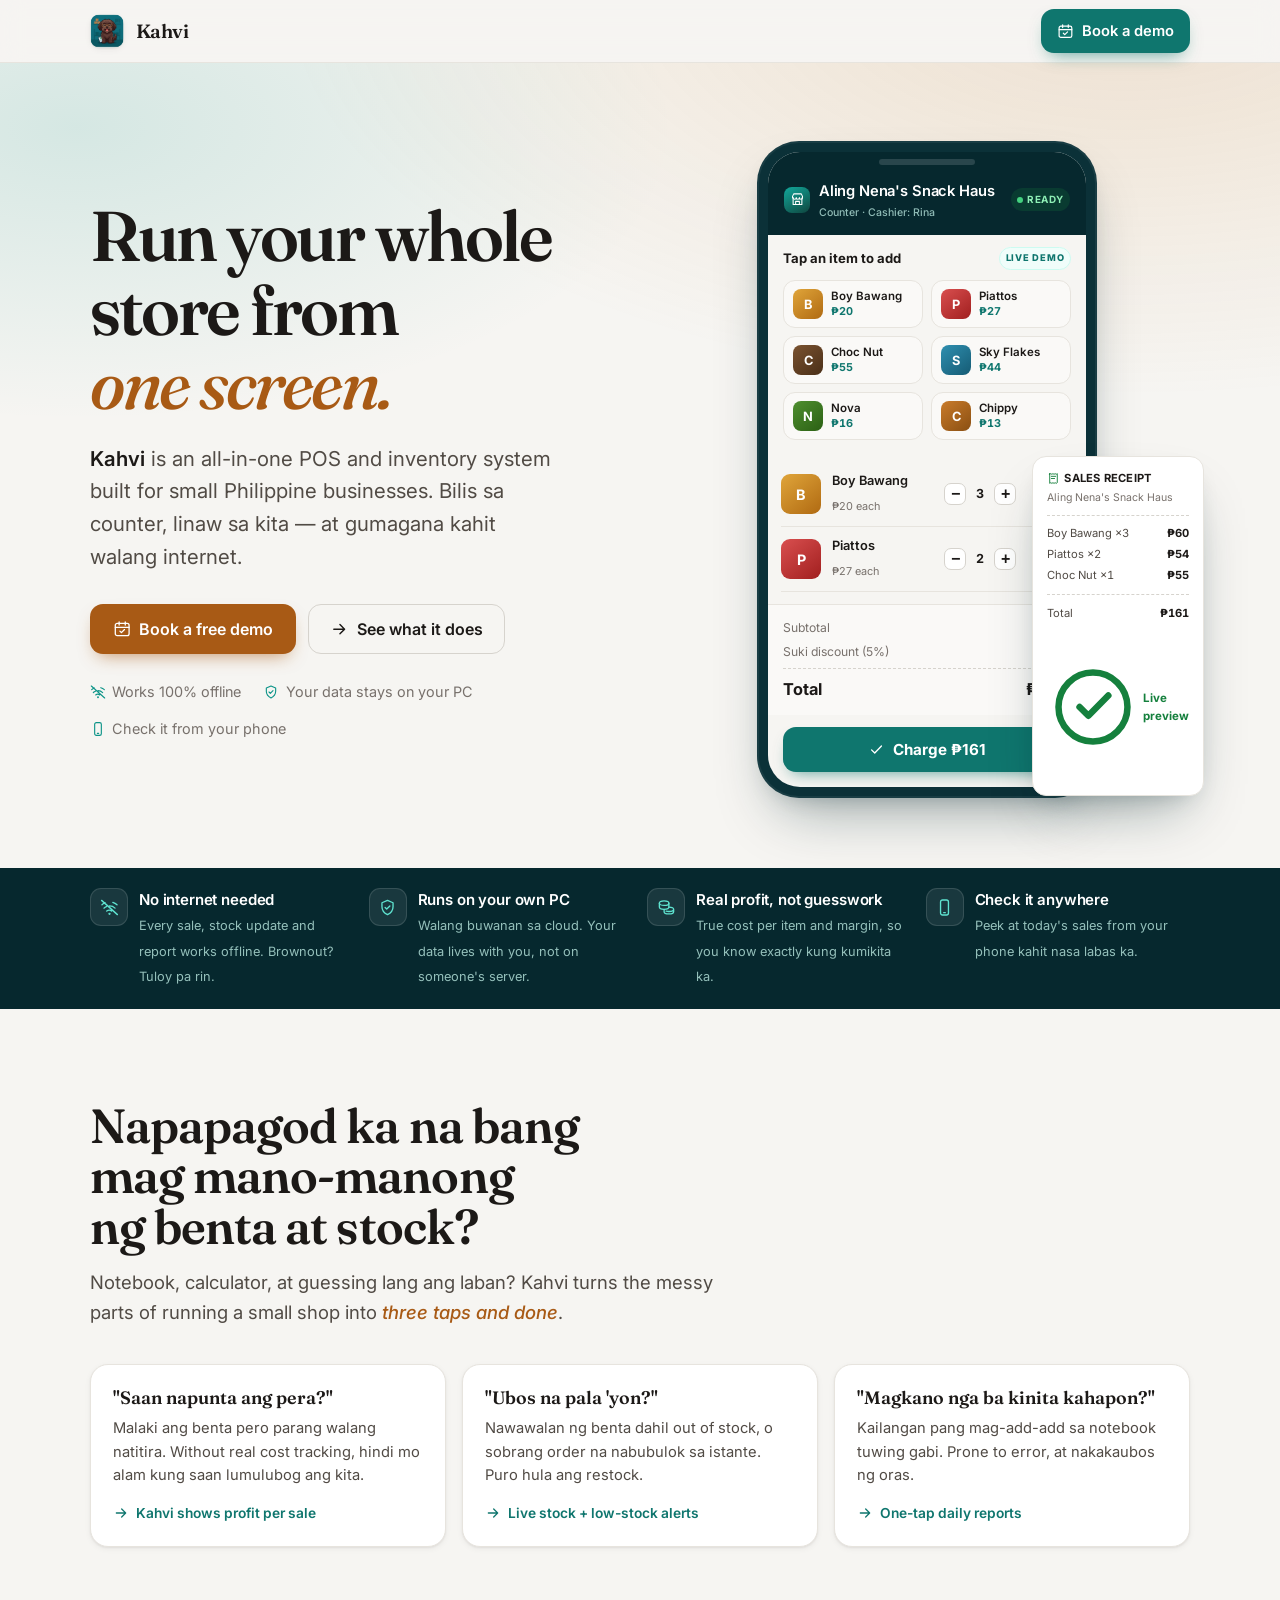
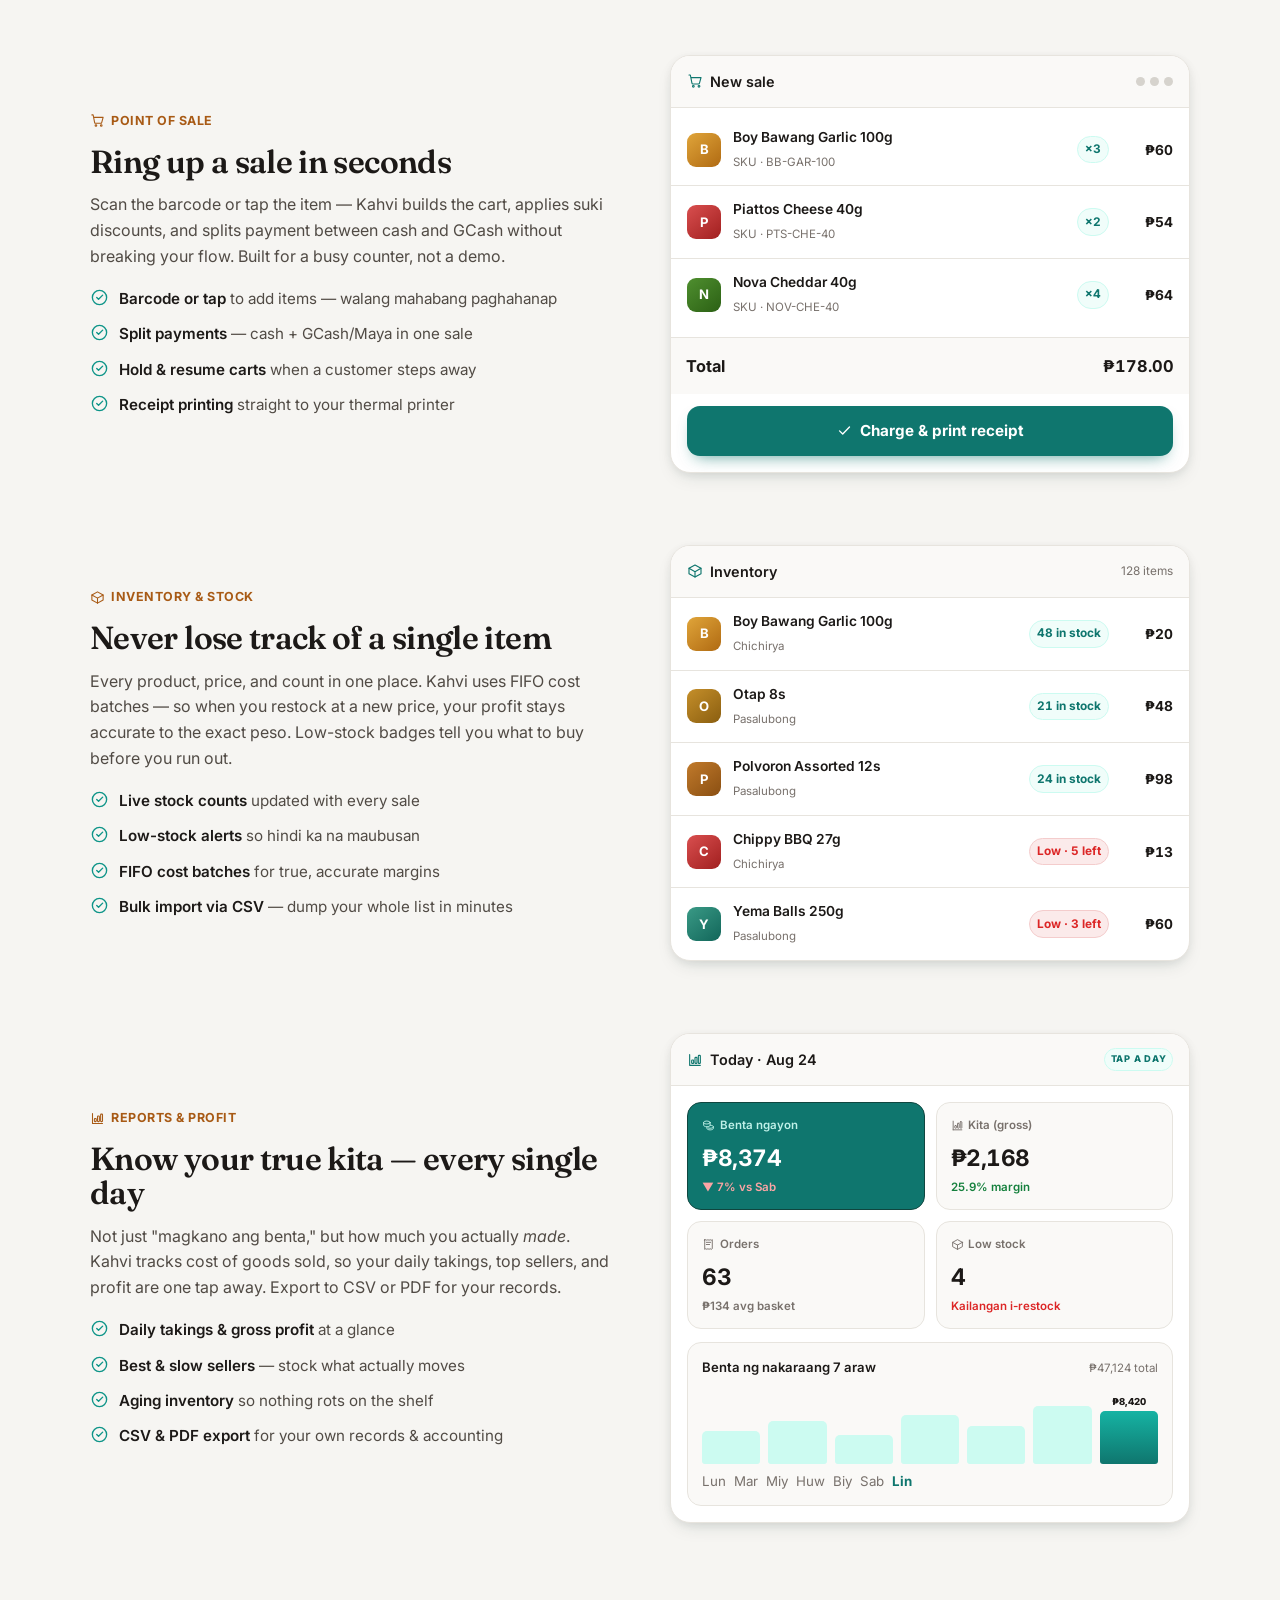
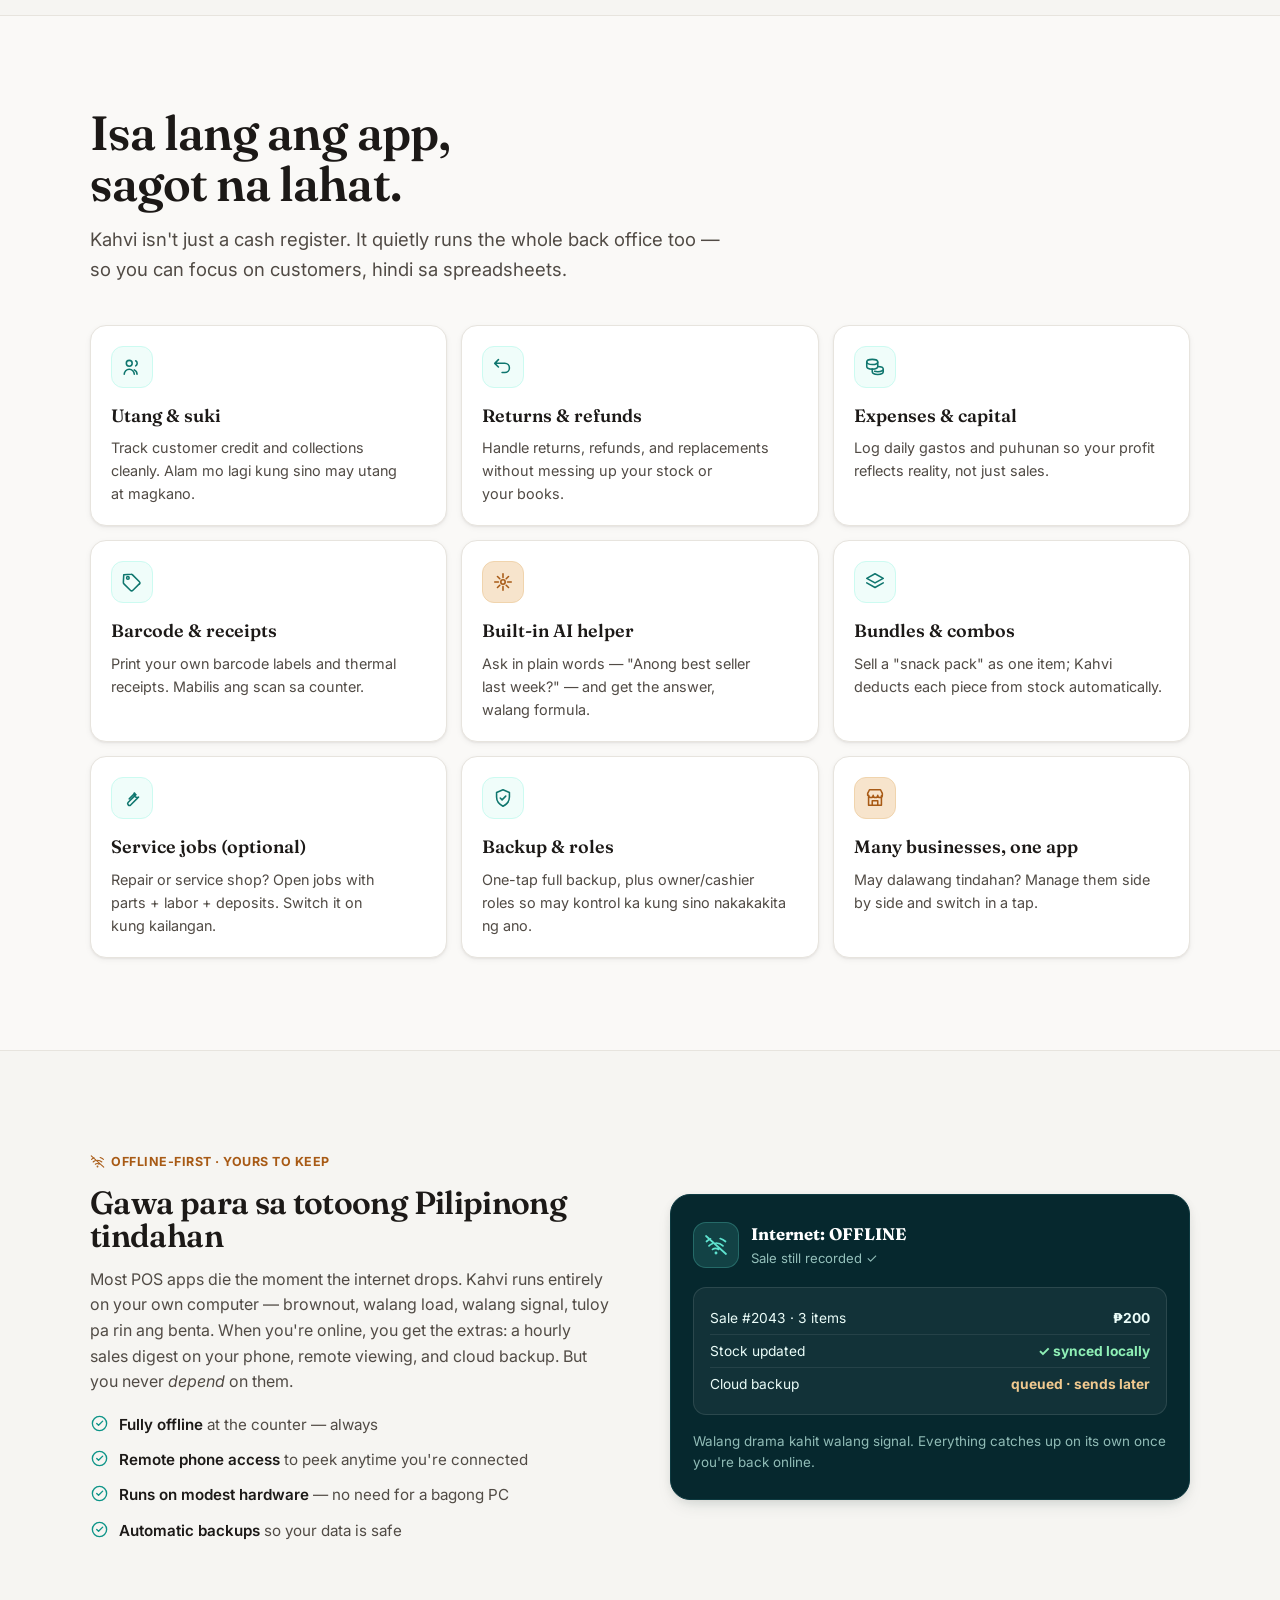
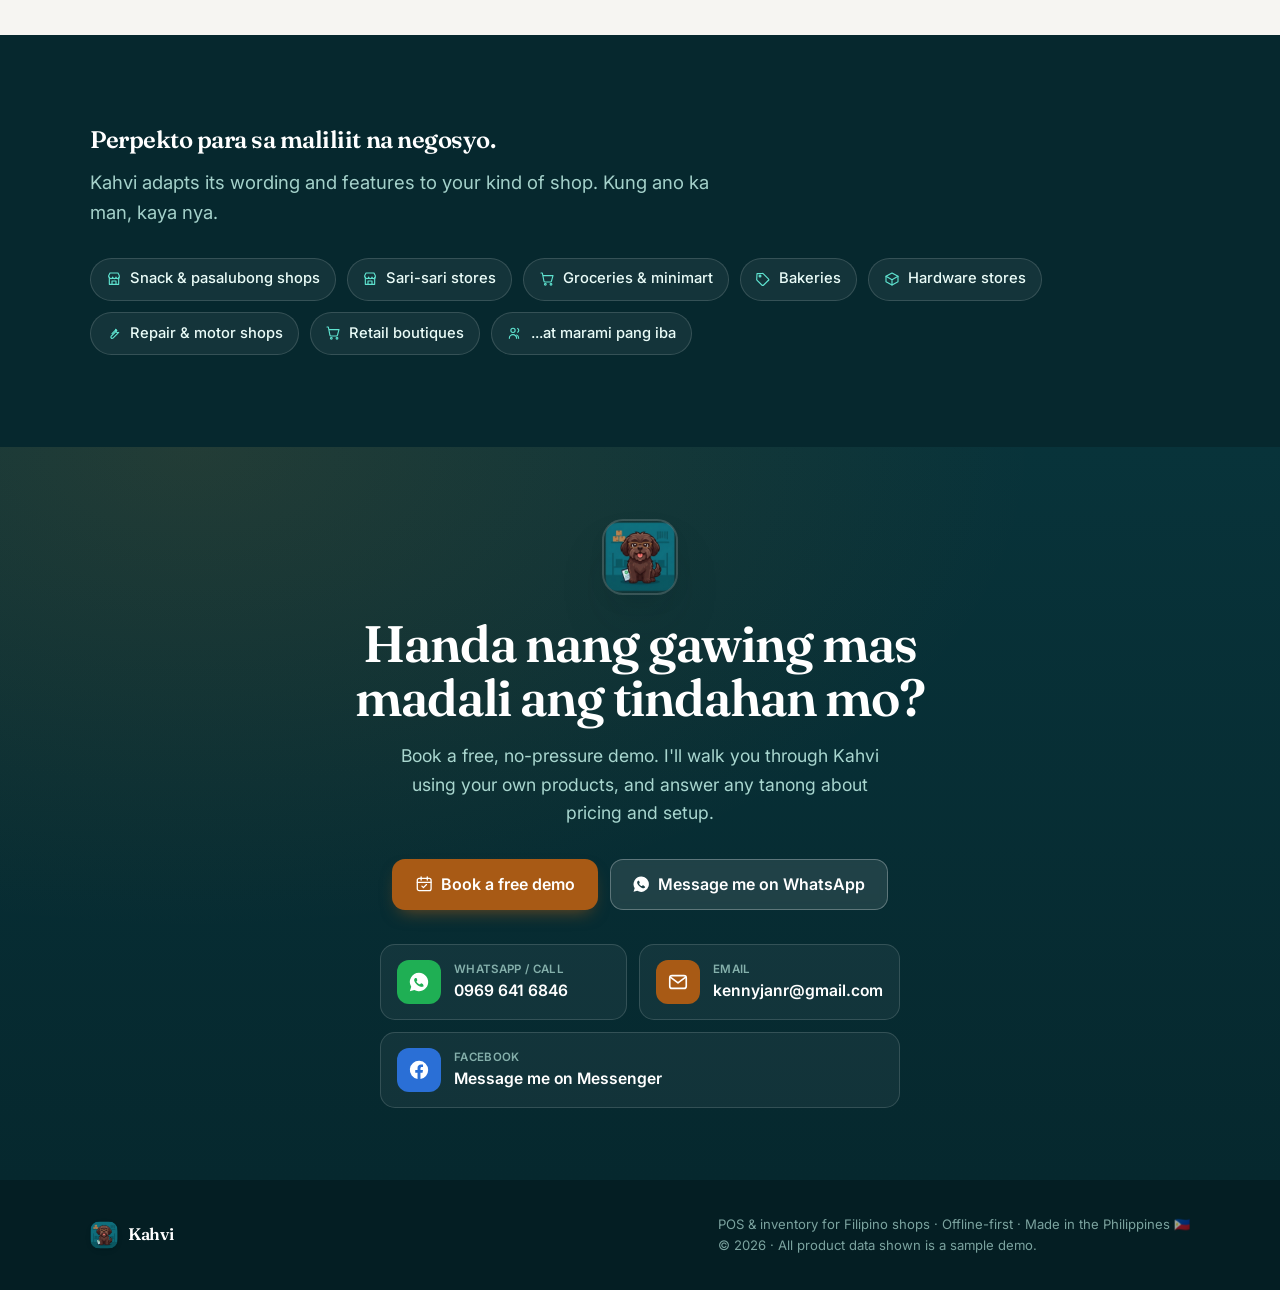
<file: index.html>
<!doctype html>
<html lang="en">
<head>
<meta charset="utf-8">
<meta name="viewport" content="width=device-width, initial-scale=1, viewport-fit=cover">
<title>Kahvi POS</title>
<meta name="description" content="Kahvi is an all-in-one point-of-sale and inventory system for small Philippine businesses. Fast at the counter, clear on profit, and works even without internet.">
<meta name="theme-color" content="#06282e">

<!-- Favicon / home-screen icon -->
<link rel="icon" type="image/png" href="assets/logo.png">
<link rel="apple-touch-icon" href="assets/logo.png">

<!-- Social share preview (Open Graph + Twitter) -->
<meta property="og:type" content="website">
<meta property="og:site_name" content="Kahvi POS">
<meta property="og:title" content="Kahvi — POS &amp; inventory for Filipino shops">
<meta property="og:description" content="Fast at the counter, clear on profit, and works even without internet. Built for small Philippine businesses.">
<meta property="og:image" content="https://heropage-kahvi.vercel.app/assets/og.jpg">
<meta property="og:image:width" content="1200">
<meta property="og:image:height" content="630">
<meta property="og:image:alt" content="Kahvi — offline POS and inventory for small Filipino shops">
<meta property="og:url" content="https://heropage-kahvi.vercel.app/">
<meta name="twitter:card" content="summary_large_image">
<meta name="twitter:title" content="Kahvi — POS &amp; inventory for Filipino shops">
<meta name="twitter:description" content="Fast at the counter, clear on profit, and works even without internet.">
<meta name="twitter:image" content="https://heropage-kahvi.vercel.app/assets/og.jpg">

<link rel="preconnect" href="https://fonts.googleapis.com">
<link rel="preconnect" href="https://fonts.gstatic.com" crossorigin>
<link href="https://fonts.googleapis.com/css2?family=Fraunces:opsz,wght@9..144,400;9..144,500;9..144,600;9..144,700&family=Inter:wght@400;500;600;700&display=swap" rel="stylesheet">
<link rel="stylesheet" href="styles.css">
</head>
<body>
<!-- ============ ICON SPRITE ============ -->
<svg width="0" height="0" style="position:absolute" aria-hidden="true">
  <defs>
    <symbol id="i-cart" viewBox="0 0 24 24" fill="none" stroke="currentColor" stroke-width="1.7" stroke-linecap="round" stroke-linejoin="round">
      <path d="M3 3h2l2.4 12.3a1.5 1.5 0 0 0 1.5 1.2h8.3a1.5 1.5 0 0 0 1.5-1.2L21 7H6"/><circle cx="9.5" cy="20" r="1.3"/><circle cx="18" cy="20" r="1.3"/>
    </symbol>
    <symbol id="i-box" viewBox="0 0 24 24" fill="none" stroke="currentColor" stroke-width="1.7" stroke-linecap="round" stroke-linejoin="round">
      <path d="M21 8 12 3 3 8v8l9 5 9-5V8Z"/><path d="M3 8l9 5 9-5M12 13v8"/>
    </symbol>
    <symbol id="i-chart" viewBox="0 0 24 24" fill="none" stroke="currentColor" stroke-width="1.7" stroke-linecap="round" stroke-linejoin="round">
      <path d="M4 20V4M4 20h16"/><rect x="7" y="12" width="3" height="5" rx="1"/><rect x="12" y="8" width="3" height="9" rx="1"/><rect x="17" y="5" width="3" height="12" rx="1"/>
    </symbol>
    <symbol id="i-wifioff" viewBox="0 0 24 24" fill="none" stroke="currentColor" stroke-width="1.7" stroke-linecap="round" stroke-linejoin="round">
      <path d="M2 3 22 21M8.5 16.4a5 5 0 0 1 6 0M5 12.8a10 10 0 0 1 3.2-2M19 12.8a10 10 0 0 0-7-2.8M2.5 8.5a15 15 0 0 1 4-2.6M21.5 8.5a15 15 0 0 0-5.3-3"/><circle cx="12" cy="20" r=".6"/>
    </symbol>
    <symbol id="i-phone" viewBox="0 0 24 24" fill="none" stroke="currentColor" stroke-width="1.7" stroke-linecap="round" stroke-linejoin="round">
      <rect x="7" y="2.5" width="10" height="19" rx="2.5"/><path d="M11 18.5h2"/>
    </symbol>
    <symbol id="i-receipt" viewBox="0 0 24 24" fill="none" stroke="currentColor" stroke-width="1.7" stroke-linecap="round" stroke-linejoin="round">
      <path d="M5 3v18l2-1.3L9 21l2-1.3L13 21l2-1.3L17 21l2-1.3V3l-2 1.3L15 3l-2 1.3L11 3 9 4.3 7 3 5 4.3Z"/><path d="M8 8h8M8 12h6"/>
    </symbol>
    <symbol id="i-shield" viewBox="0 0 24 24" fill="none" stroke="currentColor" stroke-width="1.7" stroke-linecap="round" stroke-linejoin="round">
      <path d="M12 3 5 6v5c0 4.5 3 8 7 10 4-2 7-5.5 7-10V6l-7-3Z"/><path d="m9 12 2 2 4-4"/>
    </symbol>
    <symbol id="i-tag" viewBox="0 0 24 24" fill="none" stroke="currentColor" stroke-width="1.7" stroke-linecap="round" stroke-linejoin="round">
      <path d="M20.5 13.5 13 21a2 2 0 0 1-2.8 0l-7-7A2 2 0 0 1 2.6 12l.4-8 8-.4a2 2 0 0 1 1.6.6l7.5 7.5a2 2 0 0 1 0 2.8Z"/><circle cx="7.5" cy="7.5" r="1.4"/>
    </symbol>
    <symbol id="i-spark" viewBox="0 0 24 24" fill="none" stroke="currentColor" stroke-width="1.7" stroke-linecap="round" stroke-linejoin="round">
      <path d="M12 3v4M12 17v4M3 12h4M17 12h4M6 6l2.5 2.5M15.5 15.5 18 18M18 6l-2.5 2.5M8.5 15.5 6 18"/><circle cx="12" cy="12" r="2.4"/>
    </symbol>
    <symbol id="i-people" viewBox="0 0 24 24" fill="none" stroke="currentColor" stroke-width="1.7" stroke-linecap="round" stroke-linejoin="round">
      <circle cx="9" cy="8" r="3.2"/><path d="M3.5 20a5.5 5.5 0 0 1 11 0"/><path d="M16 5.2a3.2 3.2 0 0 1 0 5.6M17.5 20a5.5 5.5 0 0 0-3-4.9"/>
    </symbol>
    <symbol id="i-coins" viewBox="0 0 24 24" fill="none" stroke="currentColor" stroke-width="1.7" stroke-linecap="round" stroke-linejoin="round">
      <ellipse cx="9" cy="6.5" rx="6" ry="2.8"/><path d="M3 6.5v5c0 1.5 2.7 2.8 6 2.8s6-1.3 6-2.8v-5"/><path d="M15 11.5c3.3 0 6 1.3 6 2.8s-2.7 2.8-6 2.8c-1.3 0-2.5-.2-3.5-.5M9 14.3v3c0 1.5 2.7 2.8 6 2.8s6-1.3 6-2.8v-3"/>
    </symbol>
    <symbol id="i-check" viewBox="0 0 24 24" fill="none" stroke="currentColor" stroke-width="1.9" stroke-linecap="round" stroke-linejoin="round"><path d="m5 12.5 4.5 4.5L19 7"/></symbol>
    <symbol id="i-checkc" viewBox="0 0 24 24" fill="none" stroke="currentColor" stroke-width="1.7" stroke-linecap="round" stroke-linejoin="round"><circle cx="12" cy="12" r="9"/><path d="m8.5 12 2.3 2.3L16 9"/></symbol>
    <symbol id="i-arrow" viewBox="0 0 24 24" fill="none" stroke="currentColor" stroke-width="1.9" stroke-linecap="round" stroke-linejoin="round"><path d="M5 12h13M13 6l6 6-6 6"/></symbol>
    <symbol id="i-bolt" viewBox="0 0 24 24" fill="none" stroke="currentColor" stroke-width="1.7" stroke-linecap="round" stroke-linejoin="round"><path d="M13 2 4 14h6l-1 8 9-12h-6l1-8Z"/></symbol>
    <symbol id="i-store" viewBox="0 0 24 24" fill="none" stroke="currentColor" stroke-width="1.7" stroke-linecap="round" stroke-linejoin="round"><path d="M4 9V7l2-4h12l2 4v2a2.5 2.5 0 0 1-5 0 2.5 2.5 0 0 1-5 0 2.5 2.5 0 0 1-5 0Z"/><path d="M5 9.5V20h14V9.5M9 20v-5h6v5"/></symbol>
    <symbol id="i-cash" viewBox="0 0 24 24" fill="none" stroke="currentColor" stroke-width="1.7" stroke-linecap="round" stroke-linejoin="round"><rect x="2.5" y="6" width="19" height="12" rx="2"/><circle cx="12" cy="12" r="2.5"/><path d="M6 9v6M18 9v6"/></symbol>
    <symbol id="i-wallet" viewBox="0 0 24 24" fill="none" stroke="currentColor" stroke-width="1.7" stroke-linecap="round" stroke-linejoin="round"><path d="M3 7a2 2 0 0 1 2-2h12v3M3 7v10a2 2 0 0 0 2 2h14a2 2 0 0 0 2-2v-6a2 2 0 0 0-2-2H5"/><circle cx="17" cy="13" r="1.2"/></symbol>
    <symbol id="i-mail" viewBox="0 0 24 24" fill="none" stroke="currentColor" stroke-width="1.8" stroke-linecap="round" stroke-linejoin="round"><rect x="3" y="5" width="18" height="14" rx="2.5"/><path d="m4 7 8 6 8-6"/></symbol>
    <symbol id="i-wa" viewBox="0 0 24 24" fill="currentColor"><path d="M12 2a10 10 0 0 0-8.5 15.2L2 22l4.9-1.4A10 10 0 1 0 12 2Zm5.3 14.1c-.2.6-1.3 1.2-1.8 1.2-.5.1-1 .1-1.7-.1-.4-.1-.9-.3-1.5-.6-2.7-1.2-4.4-3.9-4.6-4.1-.1-.2-1-1.4-1-2.6 0-1.2.6-1.8.9-2.1.2-.2.5-.3.7-.3h.5c.2 0 .4 0 .6.5.2.5.7 1.7.7 1.8.1.1.1.3 0 .4l-.3.5-.4.4c-.1.1-.3.3-.1.5.1.3.6 1 1.4 1.7 1 .8 1.7 1.1 2 1.2.2.1.4.1.5-.1.1-.1.6-.7.8-.9.1-.2.3-.2.5-.1l1.6.8c.2.1.4.2.4.3.1.2.1.7-.1 1.1Z"/></symbol>
    <symbol id="i-fb" viewBox="0 0 24 24" fill="currentColor"><path d="M22 12a10 10 0 1 0-11.6 9.9v-7H7.9V12h2.5V9.8c0-2.5 1.5-3.9 3.8-3.9 1.1 0 2.2.2 2.2.2v2.5h-1.2c-1.2 0-1.6.8-1.6 1.5V12h2.7l-.4 2.9h-2.3v7A10 10 0 0 0 22 12Z"/></symbol>
    <symbol id="i-return" viewBox="0 0 24 24" fill="none" stroke="currentColor" stroke-width="1.7" stroke-linecap="round" stroke-linejoin="round"><path d="M3 8h11a5 5 0 0 1 0 10h-3M3 8l4-4M3 8l4 4"/></symbol>
    <symbol id="i-clock" viewBox="0 0 24 24" fill="none" stroke="currentColor" stroke-width="1.7" stroke-linecap="round" stroke-linejoin="round"><circle cx="12" cy="12" r="9"/><path d="M12 7v5l3 2"/></symbol>
    <symbol id="i-layers" viewBox="0 0 24 24" fill="none" stroke="currentColor" stroke-width="1.7" stroke-linecap="round" stroke-linejoin="round"><path d="m12 3 9 5-9 5-9-5 9-5Z"/><path d="m3 13 9 5 9-5"/></symbol>
    <symbol id="i-tools" viewBox="0 0 24 24" fill="none" stroke="currentColor" stroke-width="1.7" stroke-linecap="round" stroke-linejoin="round"><path d="M14.5 6.5a3.5 3.5 0 0 0 4.6 4.6l-8.6 8.6a2 2 0 0 1-2.8-2.8l8.6-8.6a3.5 3.5 0 0 1-1.8-1.8Z"/><path d="M15 7 9 13"/></symbol>
    <symbol id="i-cal" viewBox="0 0 24 24" fill="none" stroke="currentColor" stroke-width="1.7" stroke-linecap="round" stroke-linejoin="round"><rect x="3" y="4.5" width="18" height="16" rx="2.5"/><path d="M3 9.5h18M8 2.5v4M16 2.5v4"/><path d="m9 14.5 2 2 4-4"/></symbol>
  </defs>
</svg>

<!-- ============ TOP BAR ============ -->
<header class="topbar">
  <div class="wrap row">
    <a class="brand" href="#top">
      <span class="mark logo-img" role="img" aria-label="Kahvi logo"></span> Kahvi
    </a>
    <a class="btn btn-primary cta" href="https://calendar.app.google/inybGowCQizqvsEVA" target="_blank" rel="noopener" aria-label="Book a demo on Google Calendar">
      <svg><use href="#i-cal"/></svg><span>Book a demo</span>
    </a>
  </div>
</header>

<main id="top">

<!-- ============ HERO ============ -->
<section class="hero">
  <div class="wrap hero-grid">
    <div class="rv">
      <h1>Run your whole store from <em>one screen.</em></h1>
      <p class="lede"><b>Kahvi</b> is an all-in-one POS and inventory system built for small Philippine businesses. Bilis sa counter, linaw sa kita — at gumagana kahit walang internet.</p>
      <div class="actions">
        <a class="btn btn-honey" href="https://calendar.app.google/inybGowCQizqvsEVA" target="_blank" rel="noopener"><svg><use href="#i-cal"/></svg> Book a free demo</a>
        <a class="btn btn-ghost" href="#features"><svg><use href="#i-arrow"/></svg> See what it does</a>
      </div>
      <div class="microtrust">
        <span><svg><use href="#i-wifioff"/></svg> Works 100% offline</span>
        <span><svg><use href="#i-shield"/></svg> Your data stays on your PC</span>
        <span><svg><use href="#i-phone"/></svg> Check it from your phone</span>
      </div>
    </div>

    <!-- Hero device: POS with Filipino snacks -->
    <div class="stage rv">
      <div class="phone" id="posDemo">
        <div class="screen">
          <div class="app-head">
            <div class="st">
              <span class="lg"><svg><use href="#i-store"/></svg></span>
              <span><b>Aling Nena's Snack Haus</b><small>Counter · Cashier: Rina</small></span>
            </div>
            <span class="livepill"><i></i>READY</span>
          </div>

          <div class="pos-body" id="posBody">
            <div class="pos-menu-h"><b>Tap an item to add</b><span class="pos-try">Live demo</span></div>
            <div class="pos-menu" id="posMenu" aria-label="Sample products"></div>
            <div class="cart" id="posCart" aria-live="polite"></div>
            <div class="totals" id="posTotals"></div>
            <button class="charge" id="posCharge" type="button" disabled>
              <svg><use href="#i-check"/></svg><span id="posChargeLbl">Add items to charge</span>
            </button>
          </div>

          <div class="pos-paid" id="posPaid" hidden>
            <span class="pos-paid-ic"><svg><use href="#i-checkc"/></svg></span>
            <b class="pos-paid-t">Bayad na — salamat po! 🎉</b>
            <div class="pos-receipt" id="posReceipt"></div>
            <button class="charge pos-new" id="posNew" type="button"><svg><use href="#i-return"/></svg> New sale</button>
          </div>
        </div>
      </div>

      <div class="receipt" id="posFloatReceipt" style="animation-delay:-3s" aria-hidden="true">
        <h4><svg><use href="#i-receipt"/></svg> SALES RECEIPT</h4>
        <div style="font-size:.66rem;color:var(--muted)">Aling Nena's Snack Haus</div>
        <div class="dot"></div>
        <div class="rl"><span>Boy Bawang ×3</span><b>₱60</b></div>
        <div class="rl"><span>Piattos ×2</span><b>₱54</b></div>
        <div class="rl"><span>Choc Nut ×1</span><b>₱55</b></div>
        <div class="rl"><span>Sky Flakes ×1</span><b>₱44</b></div>
        <div class="dot"></div>
        <div class="rl"><span>Total</span><b>₱200</b></div>
        <div class="stamp"><svg><use href="#i-checkc"/></svg> PAID · Salamat po!</div>
      </div>
    </div>
  </div>
</section>

<!-- ============ TRUST STRIP ============ -->
<section class="strip">
  <div class="wrap grid">
    <div class="it"><span class="ic"><svg><use href="#i-wifioff"/></svg></span><div><b>No internet needed</b><span>Every sale, stock update and report works offline. Brownout? Tuloy pa rin.</span></div></div>
    <div class="it"><span class="ic"><svg><use href="#i-shield"/></svg></span><div><b>Runs on your own PC</b><span>Walang buwanan sa cloud. Your data lives with you, not on someone's server.</span></div></div>
    <div class="it"><span class="ic"><svg><use href="#i-coins"/></svg></span><div><b>Real profit, not guesswork</b><span>True cost per item and margin, so you know exactly kung kumikita ka.</span></div></div>
    <div class="it"><span class="ic"><svg><use href="#i-phone"/></svg></span><div><b>Check it anywhere</b><span>Peek at today's sales from your phone kahit nasa labas ka.</span></div></div>
  </div>
</section>

<!-- ============ PROBLEM ============ -->
<section class="blk eyebrowless">
  <div class="wrap">
    <div class="prose rv">
      <h2>Napapagod ka na bang mag mano-manong ng benta at stock?</h2>
      <p class="lead2">Notebook, calculator, at guessing lang ang laban? Kahvi turns the messy parts of running a small shop into <span class="honeyword">three taps and done</span>.</p>
    </div>
    <div class="pain">
      <div class="card rv">
        <div class="q">"Saan napunta ang pera?"</div>
        <p>Malaki ang benta pero parang walang natitira. Without real cost tracking, hindi mo alam kung saan lumulubog ang kita.</p>
        <a class="a" href="#feat-reports"><svg><use href="#i-arrow"/></svg> Kahvi shows profit per sale</a>
      </div>
      <div class="card rv">
        <div class="q">"Ubos na pala 'yon?"</div>
        <p>Nawawalan ng benta dahil out of stock, o sobrang order na nabubulok sa istante. Puro hula ang restock.</p>
        <a class="a" href="#feat-inventory"><svg><use href="#i-arrow"/></svg> Live stock + low-stock alerts</a>
      </div>
      <div class="card rv">
        <div class="q">"Magkano nga ba kinita kahapon?"</div>
        <p>Kailangan pang mag-add-add sa notebook tuwing gabi. Prone to error, at nakakaubos ng oras.</p>
        <a class="a" href="#feat-reports"><svg><use href="#i-arrow"/></svg> One-tap daily reports</a>
      </div>
    </div>
  </div>
</section>

<!-- ============ FEATURES ============ -->
<div id="features"></div>

<section class="blk" style="padding-top:8px">
  <div class="wrap">

    <!-- Feature 1: POS -->
    <div class="feat" id="feat-pos">
      <div class="rv">
        <span class="tag"><svg><use href="#i-cart"/></svg> Point of sale</span>
        <h3>Ring up a sale in seconds</h3>
        <p>Scan the barcode or tap the item — Kahvi builds the cart, applies suki discounts, and splits payment between cash and GCash without breaking your flow. Built for a busy counter, not a demo.</p>
        <ul>
          <li><svg><use href="#i-checkc"/></svg><span><b>Barcode or tap</b> to add items — walang mahabang paghahanap</span></li>
          <li><svg><use href="#i-checkc"/></svg><span><b>Split payments</b> — cash + GCash/Maya in one sale</span></li>
          <li><svg><use href="#i-checkc"/></svg><span><b>Hold &amp; resume carts</b> when a customer steps away</span></li>
          <li><svg><use href="#i-checkc"/></svg><span><b>Receipt printing</b> straight to your thermal printer</span></li>
        </ul>
      </div>
      <div class="fig rv">
        <div class="panel">
          <div class="panel-h"><b><svg><use href="#i-cart"/></svg> New sale</b><span class="dots"><i></i><i></i><i></i></span></div>
          <div style="padding:6px 0">
            <div class="inv-row"><span class="ic" style="background:linear-gradient(140deg,#e0a53a,#b06a12)">B</span><span class="nm"><b>Boy Bawang Garlic 100g</b><small>SKU · BB-GAR-100</small></span><span class="stk ok">×3</span><span class="pr">₱60</span></div>
            <div class="inv-row"><span class="ic" style="background:linear-gradient(140deg,#d94f4f,#a11f1f)">P</span><span class="nm"><b>Piattos Cheese 40g</b><small>SKU · PTS-CHE-40</small></span><span class="stk ok">×2</span><span class="pr">₱54</span></div>
            <div class="inv-row"><span class="ic" style="background:linear-gradient(140deg,#4f8f2f,#2b6014)">N</span><span class="nm"><b>Nova Cheddar 40g</b><small>SKU · NOV-CHE-40</small></span><span class="stk ok">×4</span><span class="pr">₱64</span></div>
          </div>
          <div class="totals" style="border-radius:0">
            <div class="r grand" style="margin:0;border:0;padding:4px 0"><span>Total</span><b>₱178.00</b></div>
          </div>
          <div class="charge" style="margin:12px 16px 16px"><svg><use href="#i-check"/></svg> Charge &amp; print receipt</div>
        </div>
      </div>
    </div>

    <!-- Feature 2: Inventory -->
    <div class="feat flip" id="feat-inventory">
      <div class="rv">
        <span class="tag"><svg><use href="#i-box"/></svg> Inventory &amp; stock</span>
        <h3>Never lose track of a single item</h3>
        <p>Every product, price, and count in one place. Kahvi uses FIFO cost batches — so when you restock at a new price, your profit stays accurate to the exact peso. Low-stock badges tell you what to buy before you run out.</p>
        <ul>
          <li><svg><use href="#i-checkc"/></svg><span><b>Live stock counts</b> updated with every sale</span></li>
          <li><svg><use href="#i-checkc"/></svg><span><b>Low-stock alerts</b> so hindi ka na maubusan</span></li>
          <li><svg><use href="#i-checkc"/></svg><span><b>FIFO cost batches</b> for true, accurate margins</span></li>
          <li><svg><use href="#i-checkc"/></svg><span><b>Bulk import via CSV</b> — dump your whole list in minutes</span></li>
        </ul>
      </div>
      <div class="fig rv">
        <div class="panel">
          <div class="panel-h"><b><svg><use href="#i-box"/></svg> Inventory</b><span style="font-size:.74rem;color:var(--muted)">128 items</span></div>
          <div class="inv-row"><span class="ic" style="background:linear-gradient(140deg,#e0a53a,#b06a12)">B</span><span class="nm"><b>Boy Bawang Garlic 100g</b><small>Chichirya</small></span><span class="stk ok">48 in stock</span><span class="pr">₱20</span></div>
          <div class="inv-row"><span class="ic" style="background:linear-gradient(140deg,#c58f2a,#8a5e10)">O</span><span class="nm"><b>Otap 8s</b><small>Pasalubong</small></span><span class="stk ok">21 in stock</span><span class="pr">₱48</span></div>
          <div class="inv-row"><span class="ic" style="background:linear-gradient(140deg,#c17a2b,#8a4f12)">P</span><span class="nm"><b>Polvoron Assorted 12s</b><small>Pasalubong</small></span><span class="stk ok">24 in stock</span><span class="pr">₱98</span></div>
          <div class="inv-row"><span class="ic" style="background:linear-gradient(140deg,#d94f4f,#a11f1f)">C</span><span class="nm"><b>Chippy BBQ 27g</b><small>Chichirya</small></span><span class="stk low">Low · 5 left</span><span class="pr">₱13</span></div>
          <div class="inv-row"><span class="ic" style="background:linear-gradient(140deg,#3a9a86,#12665a)">Y</span><span class="nm"><b>Yema Balls 250g</b><small>Pasalubong</small></span><span class="stk low">Low · 3 left</span><span class="pr">₱60</span></div>
        </div>
      </div>
    </div>

    <!-- Feature 3: Reports -->
    <div class="feat" id="feat-reports">
      <div class="rv">
        <span class="tag"><svg><use href="#i-chart"/></svg> Reports &amp; profit</span>
        <h3>Know your true kita — every single day</h3>
        <p>Not just "magkano ang benta," but how much you actually <em>made</em>. Kahvi tracks cost of goods sold, so your daily takings, top sellers, and profit are one tap away. Export to CSV or PDF for your records.</p>
        <ul>
          <li><svg><use href="#i-checkc"/></svg><span><b>Daily takings &amp; gross profit</b> at a glance</span></li>
          <li><svg><use href="#i-checkc"/></svg><span><b>Best &amp; slow sellers</b> — stock what actually moves</span></li>
          <li><svg><use href="#i-checkc"/></svg><span><b>Aging inventory</b> so nothing rots on the shelf</span></li>
          <li><svg><use href="#i-checkc"/></svg><span><b>CSV &amp; PDF export</b> for your own records &amp; accounting</span></li>
        </ul>
      </div>
      <div class="fig rv">
        <div class="panel">
          <div class="panel-h"><b><svg><use href="#i-chart"/></svg> <span id="repDate">Today · Aug 24</span></b><span class="pos-try">Tap a day</span></div>
          <div class="dash">
            <div class="kpis">
              <div class="kpi feat-teal"><small><svg><use href="#i-coins"/></svg> <span id="repBentaLbl">Benta ngayon</span></small><b id="repBenta">₱8,420</b><div class="delta" id="repBentaDelta">▲ 12% vs kahapon</div></div>
              <div class="kpi"><small><svg><use href="#i-chart"/></svg> Kita (gross)</small><b id="repKita">₱2,180</b><div class="delta" id="repMargin">25.9% margin</div></div>
              <div class="kpi"><small><svg><use href="#i-receipt"/></svg> Orders</small><b id="repOrders">63</b><div class="delta" id="repBasket" style="color:var(--muted)">₱134 avg basket</div></div>
              <div class="kpi"><small><svg><use href="#i-box"/></svg> Low stock</small><b>4</b><div class="delta" style="color:var(--danger)">Kailangan i-restock</div></div>
            </div>
            <div class="chartbox">
              <div class="ct"><b>Benta ng nakaraang 7 araw</b><span id="repTotal">₱46,900 total</span></div>
              <div class="bars" id="repBars"></div>
              <div class="xlabels" id="repLabels"></div>
            </div>
          </div>
        </div>
      </div>
    </div>

  </div>
</section>

<!-- ============ CAPABILITY GRID ============ -->
<section class="blk eyebrowless" style="background:var(--surface-2);border-block:1px solid var(--border)">
  <div class="wrap">
    <div class="prose rv">
      <h2>Isa lang ang app, sagot na lahat.</h2>
      <p class="lead2">Kahvi isn't just a cash register. It quietly runs the whole back office too — so you can focus on customers, hindi sa spreadsheets.</p>
    </div>
    <div class="caps">
      <div class="cap rv"><div class="ic"><svg><use href="#i-people"/></svg></div><h4>Utang &amp; suki</h4><p>Track customer credit and collections cleanly. Alam mo lagi kung sino may utang at magkano.</p></div>
      <div class="cap rv"><div class="ic"><svg><use href="#i-return"/></svg></div><h4>Returns &amp; refunds</h4><p>Handle returns, refunds, and replacements without messing up your stock or your books.</p></div>
      <div class="cap rv"><div class="ic"><svg><use href="#i-coins"/></svg></div><h4>Expenses &amp; capital</h4><p>Log daily gastos and puhunan so your profit reflects reality, not just sales.</p></div>
      <div class="cap rv"><div class="ic"><svg><use href="#i-tag"/></svg></div><h4>Barcode &amp; receipts</h4><p>Print your own barcode labels and thermal receipts. Mabilis ang scan sa counter.</p></div>
      <div class="cap honey rv"><div class="ic"><svg><use href="#i-spark"/></svg></div><h4>Built-in AI helper</h4><p>Ask in plain words — "Anong best seller last week?" — and get the answer, walang formula.</p></div>
      <div class="cap rv"><div class="ic"><svg><use href="#i-layers"/></svg></div><h4>Bundles &amp; combos</h4><p>Sell a "snack pack" as one item; Kahvi deducts each piece from stock automatically.</p></div>
      <div class="cap rv"><div class="ic"><svg><use href="#i-tools"/></svg></div><h4>Service jobs (optional)</h4><p>Repair or service shop? Open jobs with parts + labor + deposits. Switch it on kung kailangan.</p></div>
      <div class="cap rv"><div class="ic"><svg><use href="#i-shield"/></svg></div><h4>Backup &amp; roles</h4><p>One-tap full backup, plus owner/cashier roles so may kontrol ka kung sino nakakakita ng ano.</p></div>
      <div class="cap honey rv"><div class="ic"><svg><use href="#i-store"/></svg></div><h4>Many businesses, one app</h4><p>May dalawang tindahan? Manage them side by side and switch in a tap.</p></div>
    </div>
  </div>
</section>

<!-- ============ WHY IT HELPS / OFFLINE ============ -->
<section class="blk">
  <div class="wrap">
    <div class="feat">
      <div class="rv">
        <span class="tag"><svg><use href="#i-wifioff"/></svg> Offline-first · yours to keep</span>
        <h3>Gawa para sa totoong Pilipinong tindahan</h3>
        <p>Most POS apps die the moment the internet drops. Kahvi runs entirely on your own computer — brownout, walang load, walang signal, tuloy pa rin ang benta. When you're online, you get the extras: a hourly sales digest on your phone, remote viewing, and cloud backup. But you never <em>depend</em> on them.</p>
        <ul>
          <li><svg><use href="#i-checkc"/></svg><span><b>Fully offline</b> at the counter — always</span></li>
          <li><svg><use href="#i-checkc"/></svg><span><b>Remote phone access</b> to peek anytime you're connected</span></li>
          <li><svg><use href="#i-checkc"/></svg><span><b>Runs on modest hardware</b> — no need for a bagong PC</span></li>
          <li><svg><use href="#i-checkc"/></svg><span><b>Automatic backups</b> so your data is safe</span></li>
        </ul>
      </div>
      <div class="fig rv">
        <div class="panel" style="background:var(--deep);border-color:#0d3a41">
          <div style="padding:26px 22px;color:#fff">
            <div style="display:flex;align-items:center;gap:12px;margin-bottom:18px">
              <span style="width:46px;height:46px;border-radius:13px;background:rgba(95,227,208,.14);display:grid;place-items:center;border:1px solid rgba(95,227,208,.25)"><svg style="width:24px;height:24px;color:#5fe3d0"><use href="#i-wifioff"/></svg></span>
              <div><b style="color:#fff;font-size:1.05rem;font-family:var(--disp)">Internet: OFFLINE</b><div style="font-size:.82rem;color:rgba(204,251,241,.72)">Sale still recorded ✓</div></div>
            </div>
            <div style="background:rgba(255,255,255,.05);border:1px solid rgba(255,255,255,.1);border-radius:13px;padding:14px 16px">
              <div style="display:flex;justify-content:space-between;font-size:.86rem;color:#eafcf8;padding:5px 0"><span>Sale #2043 · 3 items</span><b>₱200</b></div>
              <div style="display:flex;justify-content:space-between;font-size:.86rem;color:#eafcf8;padding:5px 0;border-top:1px solid rgba(255,255,255,.08)"><span>Stock updated</span><b style="color:#8ff0b6">✓ synced locally</b></div>
              <div style="display:flex;justify-content:space-between;font-size:.86rem;color:#eafcf8;padding:5px 0;border-top:1px solid rgba(255,255,255,.08)"><span>Cloud backup</span><b style="color:#f0c98f">queued · sends later</b></div>
            </div>
            <p style="font-size:.84rem;color:rgba(204,251,241,.7);margin-top:16px;line-height:1.55">Walang drama kahit walang signal. Everything catches up on its own once you're back online.</p>
          </div>
        </div>
      </div>
    </div>
  </div>
</section>

<!-- ============ WHO IT'S FOR ============ -->
<section class="blk who">
  <div class="wrap">
    <div class="prose rv">
      <h2>Perpekto para sa maliliit na negosyo.</h2>
      <p class="lead2">Kahvi adapts its wording and features to your kind of shop. Kung ano ka man, kaya nya.</p>
    </div>
    <div class="aud rv">
      <span class="chip"><svg><use href="#i-store"/></svg> Snack &amp; pasalubong shops</span>
      <span class="chip"><svg><use href="#i-store"/></svg> Sari-sari stores</span>
      <span class="chip"><svg><use href="#i-cart"/></svg> Groceries &amp; minimart</span>
      <span class="chip"><svg><use href="#i-tag"/></svg> Bakeries</span>
      <span class="chip"><svg><use href="#i-box"/></svg> Hardware stores</span>
      <span class="chip"><svg><use href="#i-tools"/></svg> Repair &amp; motor shops</span>
      <span class="chip"><svg><use href="#i-cart"/></svg> Retail boutiques</span>
      <span class="chip"><svg><use href="#i-people"/></svg> ...at marami pang iba</span>
    </div>
  </div>
</section>

<!-- ============ FINAL CTA / CONTACT ============ -->
<section class="cta-final">
  <div class="wrap">
    <div class="rv">
      <div class="brand-seal logo-img" role="img" aria-label="Kahvi"></div>
      <h2>Handa nang gawing mas madali ang tindahan mo?</h2>
      <p>Book a free, no-pressure demo. I'll walk you through Kahvi using your own products, and answer any tanong about pricing and setup.</p>

      <div class="primary-actions">
        <a class="btn btn-honey" href="https://calendar.app.google/inybGowCQizqvsEVA" target="_blank" rel="noopener"><svg><use href="#i-cal"/></svg> Book a free demo</a>
        <a class="btn btn-onwash" href="https://wa.me/639696416846?text=Hi%20Kenny,%20gusto%20ko%20po%20mag-book%20ng%20Kahvi%20demo." target="_blank" rel="noopener"><svg><use href="#i-wa"/></svg> Message me on WhatsApp</a>
      </div>

      <div class="contact-cards">
        <a class="cc wa" href="https://wa.me/639696416846" target="_blank" rel="noopener">
          <span class="ic"><svg><use href="#i-wa"/></svg></span>
          <span class="tx"><small>WHATSAPP / CALL</small><b>0969 641 6846</b></span>
        </a>
        <a class="cc mail" href="mailto:kennyjanr@gmail.com">
          <span class="ic"><svg><use href="#i-mail"/></svg></span>
          <span class="tx"><small>EMAIL</small><b>kennyjanr@gmail.com</b></span>
        </a>
        <a class="cc fb" href="https://www.facebook.com/kennnyyyy73/" target="_blank" rel="noopener" style="grid-column:1/-1">
          <span class="ic"><svg><use href="#i-fb"/></svg></span>
          <span class="tx"><small>FACEBOOK</small><b>Message me on Messenger</b></span>
        </a>
      </div>
    </div>
  </div>
</section>

</main>

<footer>
  <div class="wrap row">
    <span class="brand"><span class="mark logo-img" role="img" aria-label="Kahvi logo"></span> Kahvi</span>
    <small>POS &amp; inventory for Filipino shops · Offline-first · Made in the Philippines 🇵🇭<br>© 2026 · All product data shown is a sample demo.</small>
  </div>
</footer>
<script src="app.js" defer></script>
</body>
</html>
</file>
<file: styles.css>
:root{
  --deep:#06282e; --teal-900:#0c322e; --teal-800:#0f463f; --teal-700:#0f766e; --teal-600:#0d9488;
  --teal-100:#ccfbf1; --teal-50:#f0fdfa;
  --honey-700:#8a4a12; --honey-600:#a85a15; --honey-500:#c4761f; --honey-100:#f7e4cc;
  --ink:#1c1917; --body:#514b45; --muted:#78716c;
  --cream:#f6f5f2; --surface:#ffffff; --surface-2:#faf9f7; --border:#e7e4de; --border-2:#d6d3cd;
  --success:#15803d; --danger:#dc2626;
  --sans:"Inter",system-ui,-apple-system,Segoe UI,Roboto,sans-serif;
  --disp:"Fraunces",Georgia,"Times New Roman",serif;
  --shadow-sm:0 1px 2px rgba(28,25,23,.06),0 2px 6px rgba(28,25,23,.05);
  --shadow-md:0 8px 20px -8px rgba(12,50,46,.18),0 2px 8px rgba(28,25,23,.06);
  --shadow-lg:0 30px 60px -22px rgba(6,40,46,.42),0 10px 24px -14px rgba(6,40,46,.28);
  --maxw:1140px;
  --klogo:url("assets/logo.png");
}
*{box-sizing:border-box}
html{-webkit-text-size-adjust:100%}
body{
  margin:0;font-family:var(--sans);color:var(--body);background:var(--cream);
  line-height:1.6;-webkit-font-smoothing:antialiased;text-rendering:optimizeLegibility;
  overflow-x:hidden;
}
img{max-width:100%;display:block}
a{color:inherit;text-decoration:none}
h1,h2,h3{color:var(--ink);font-family:var(--disp);font-weight:600;letter-spacing:-.02em;line-height:1.05;margin:0}
p{margin:0}
.wrap{width:100%;max-width:var(--maxw);margin:0 auto;padding:0 20px}
.prose{max-width:64ch}

/* ---------- buttons ---------- */
.btn{
  display:inline-flex;align-items:center;gap:.5em;justify-content:center;
  font-family:var(--sans);font-weight:600;font-size:1rem;line-height:1;
  padding:.95em 1.35em;border-radius:13px;cursor:pointer;border:1px solid transparent;
  transition:transform .18s cubic-bezier(.2,.7,.2,1),box-shadow .18s,background .18s,color .18s;
  white-space:nowrap;
}
.btn svg{width:1.15em;height:1.15em;flex:none}
.btn-primary{background:var(--teal-700);color:#fff;box-shadow:0 8px 18px -8px rgba(15,118,110,.7)}
.btn-primary:hover{background:var(--teal-800);transform:translateY(-2px);box-shadow:0 14px 26px -10px rgba(15,118,110,.75)}
.btn-honey{background:var(--honey-600);color:#fff;box-shadow:0 8px 18px -8px rgba(168,90,21,.7)}
.btn-honey:hover{background:var(--honey-700);transform:translateY(-2px)}
.btn-ghost{background:transparent;color:var(--ink);border-color:var(--border-2)}
.btn-ghost:hover{border-color:var(--ink);transform:translateY(-2px)}
.btn-onwash{background:rgba(255,255,255,.1);color:#fff;border-color:rgba(255,255,255,.28);backdrop-filter:blur(4px)}
.btn-onwash:hover{background:rgba(255,255,255,.18);transform:translateY(-2px)}

.logo-img{background:var(--klogo) center/cover no-repeat}
.brand .mark.logo-img{background:var(--klogo) center/cover no-repeat}
.brand-seal{width:76px;height:76px;border-radius:21px;margin:0 auto 22px;box-shadow:var(--shadow-lg);border:2px solid rgba(255,255,255,.16)}

/* ---------- top bar ---------- */
.topbar{
  position:sticky;top:0;z-index:60;
  background:rgba(246,245,242,.82);backdrop-filter:saturate(1.2) blur(12px);
  border-bottom:1px solid var(--border);
  padding-top:env(safe-area-inset-top);
}
.topbar .row{display:flex;align-items:center;justify-content:space-between;height:62px}
.brand{display:flex;align-items:center;gap:.6em;font-family:var(--disp);font-weight:600;font-size:1.2rem;color:var(--ink);letter-spacing:-.02em}
.brand .mark{width:34px;height:34px;border-radius:10px;background:linear-gradient(150deg,var(--teal-600),var(--teal-800));display:grid;place-items:center;box-shadow:var(--shadow-sm)}
.brand .mark svg{width:20px;height:20px;color:#fff}
.topbar .cta{font-size:.92rem;padding:.72em 1.05em}
.topbar .cta .lbl{display:none}
@media(min-width:560px){.topbar .cta .lbl{display:inline}}

/* ---------- hero ---------- */
.hero{position:relative;padding:54px 0 48px;overflow:hidden}
.hero::before{
  content:"";position:absolute;inset:0;z-index:-1;
  background:
    radial-gradient(120% 90% at 88% -8%,rgba(196,118,31,.16),transparent 55%),
    radial-gradient(90% 70% at 6% 8%,rgba(13,148,136,.14),transparent 52%);
}
.hero h1{font-size:clamp(2.5rem,9vw,4.4rem);letter-spacing:-.035em}
.hero h1 em{font-style:italic;color:var(--honey-600);font-weight:500}
.hero .lede{font-size:clamp(1.06rem,3.6vw,1.28rem);color:var(--body);margin-top:22px;max-width:36ch}
.hero .lede b{color:var(--ink);font-weight:600}
.hero .actions{display:flex;flex-wrap:wrap;gap:12px;margin-top:30px}
.hero .microtrust{display:flex;flex-wrap:wrap;gap:14px 22px;margin-top:26px;font-size:.9rem;color:var(--muted)}
.hero .microtrust span{display:inline-flex;align-items:center;gap:.45em}
.hero .microtrust svg{width:16px;height:16px;color:var(--teal-600)}
.hero-grid{display:grid;gap:40px}
@media(min-width:940px){
  .hero{padding:78px 0 70px}
  .hero-grid{grid-template-columns:1fr 1fr;align-items:center;gap:48px}
}

/* ---------- device / screen mockup ---------- */
.stage{position:relative;perspective:1600px}
.phone{
  position:relative;width:min(340px,86vw);margin:0 auto;
  background:#0b3138;border-radius:42px;padding:11px;
  box-shadow:var(--shadow-lg),inset 0 0 0 2px rgba(255,255,255,.06);
}
.phone::after{content:"";position:absolute;top:18px;left:50%;transform:translateX(-50%);width:96px;height:6px;border-radius:6px;background:rgba(255,255,255,.14)}
.screen{background:var(--cream);border-radius:32px;overflow:hidden;position:relative}
.app-head{background:var(--deep);color:#fff;padding:26px 16px 14px;display:flex;align-items:center;justify-content:space-between}
.app-head .st{display:flex;align-items:center;gap:.55em}
.app-head .st .lg{width:26px;height:26px;border-radius:8px;background:linear-gradient(150deg,var(--teal-500,#12a89b),var(--teal-800));display:grid;place-items:center}
.app-head .st .lg svg{width:15px;height:15px;color:#fff}
.app-head .st b{font-size:.92rem;font-weight:600;letter-spacing:-.01em}
.app-head .st small{display:block;font-size:.66rem;color:rgba(204,251,241,.7);font-weight:500;margin-top:1px}
.app-head .livepill{font-size:.62rem;font-weight:700;letter-spacing:.06em;padding:.35em .6em;border-radius:20px;background:rgba(21,128,61,.22);color:#8ff0b6;display:inline-flex;align-items:center;gap:.4em}
.app-head .livepill i{width:6px;height:6px;border-radius:50%;background:#43d17f;display:inline-block}

.cart{padding:12px 13px 4px}
.cart-line{display:flex;align-items:center;gap:11px;padding:9px 0;border-bottom:1px solid var(--border)}
.cart-line:last-child{border-bottom:0}
.cart-line .thumb{width:40px;height:40px;border-radius:9px;flex:none;display:grid;place-items:center;font-family:var(--sans);font-weight:700;font-size:.9rem;color:#fff}
.cart-line .nm{flex:1;min-width:0}
.cart-line .nm b{display:block;font-size:.8rem;color:var(--ink);font-weight:600;white-space:nowrap;overflow:hidden;text-overflow:ellipsis}
.cart-line .nm small{font-size:.68rem;color:var(--muted)}
.cart-line .qty{font-size:.72rem;font-weight:600;color:var(--teal-700);background:var(--teal-50);border:1px solid var(--teal-100);padding:.22em .5em;border-radius:7px}
.cart-line .amt{font-size:.82rem;font-weight:700;color:var(--ink);font-variant-numeric:tabular-nums}
.totals{padding:11px 15px;background:var(--surface-2);border-top:1px solid var(--border)}
.totals .r{display:flex;justify-content:space-between;font-size:.76rem;color:var(--muted);padding:2px 0}
.totals .r.grand{color:var(--ink);font-weight:700;font-size:1.02rem;padding-top:7px;margin-top:5px;border-top:1px dashed var(--border-2)}
.totals .r.grand b{font-variant-numeric:tabular-nums}
.paysplit{display:flex;gap:8px;padding:11px 15px 0}
.paysplit .p{flex:1;border:1px solid var(--border);border-radius:10px;padding:8px 10px;background:#fff}
.paysplit .p small{font-size:.62rem;color:var(--muted);display:flex;align-items:center;gap:.35em;font-weight:600}
.paysplit .p small svg{width:12px;height:12px}
.paysplit .p b{font-size:.84rem;color:var(--ink);font-variant-numeric:tabular-nums}
.charge{margin:12px 15px 15px;background:var(--teal-700);color:#fff;text-align:center;padding:13px;border-radius:13px;font-weight:700;font-size:.95rem;display:flex;align-items:center;justify-content:center;gap:.5em;box-shadow:0 8px 16px -8px rgba(15,118,110,.7)}
.charge svg{width:17px;height:17px}

/* floating receipt card */
.receipt{
  position:absolute;right:-14px;bottom:2px;width:172px;background:#fff;border-radius:14px;
  box-shadow:var(--shadow-lg);padding:13px 14px;font-size:.7rem;color:var(--body);
  border:1px solid var(--border);
  animation:float 6s ease-in-out infinite;
}
.receipt h4{font-family:var(--sans);font-size:.7rem;font-weight:700;color:var(--ink);letter-spacing:.02em;margin:0 0 2px;display:flex;align-items:center;gap:.4em}
.receipt h4 svg{width:13px;height:13px;color:var(--success)}
.receipt .dot{border-top:1px dashed var(--border-2);margin:8px 0}
.receipt .rl{display:flex;justify-content:space-between;padding:1.5px 0;font-variant-numeric:tabular-nums}
.receipt .rl b{color:var(--ink)}
.receipt .stamp{margin-top:8px;color:var(--success);font-weight:700;display:flex;align-items:center;gap:.35em;font-size:.72rem}
@media(max-width:520px){.receipt{display:none}}

/* ---------- trust strip ---------- */
.strip{background:var(--deep);color:#fff;padding:20px 0}
.strip .grid{display:grid;grid-template-columns:repeat(2,1fr);gap:18px 14px}
@media(min-width:820px){.strip .grid{grid-template-columns:repeat(4,1fr)}}
.strip .it{display:flex;gap:11px;align-items:flex-start}
.strip .it .ic{flex:none;width:38px;height:38px;border-radius:11px;background:rgba(255,255,255,.08);display:grid;place-items:center;border:1px solid rgba(255,255,255,.12)}
.strip .it .ic svg{width:19px;height:19px;color:#5fe3d0}
.strip .it b{display:block;color:#fff;font-size:.94rem;font-weight:600;letter-spacing:-.01em}
.strip .it span{font-size:.8rem;color:rgba(204,251,241,.72);line-height:1.45}

/* ---------- section shells ---------- */
section.blk{padding:64px 0}
@media(min-width:940px){section.blk{padding:92px 0}}
.eyebrowless h2{font-size:clamp(1.9rem,5.4vw,3rem)}
.lead2{font-size:clamp(1.02rem,2.6vw,1.16rem);color:var(--body);margin-top:16px}
.honeyword{color:var(--honey-600);font-style:italic;font-weight:500}

/* problem cards */
.pain{display:grid;gap:16px;margin-top:36px}
@media(min-width:760px){.pain{grid-template-columns:repeat(3,1fr)}}
.pain .card{background:var(--surface);border:1px solid var(--border);border-radius:18px;padding:22px;box-shadow:var(--shadow-sm)}
.pain .card .q{font-family:var(--disp);font-size:1.12rem;color:var(--ink);font-weight:600;margin-bottom:8px;line-height:1.25}
.pain .card p{font-size:.92rem;color:var(--body)}
.pain .card .a{margin-top:14px;display:flex;align-items:center;gap:.5em;font-size:.86rem;font-weight:600;color:var(--teal-700)}
.pain .card .a svg{width:16px;height:16px}

/* ---------- feature rows ---------- */
.feat{display:grid;gap:34px;align-items:center;margin-top:8px}
.feat + .feat{margin-top:72px}
@media(min-width:940px){
  .feat{grid-template-columns:1fr 1fr;gap:60px}
  .feat.flip .fig{order:2}
}
.feat h3{font-size:clamp(1.5rem,4vw,2rem);margin-bottom:14px}
.feat .tag{display:inline-flex;align-items:center;gap:.5em;font-size:.78rem;font-weight:700;letter-spacing:.04em;text-transform:uppercase;color:var(--honey-600);margin-bottom:14px}
.feat .tag svg{width:15px;height:15px}
.feat p{font-size:1rem;color:var(--body)}
.feat ul{list-style:none;padding:0;margin:18px 0 0;display:grid;gap:11px}
.feat li{display:flex;gap:10px;align-items:flex-start;font-size:.95rem;color:var(--body)}
.feat li svg{width:19px;height:19px;color:var(--teal-600);flex:none;margin-top:1px}
.feat li b{color:var(--ink);font-weight:600}

/* figure panels */
.fig{position:relative}
.panel{background:var(--surface);border:1px solid var(--border);border-radius:20px;box-shadow:var(--shadow-md);overflow:hidden}
.panel-h{padding:14px 16px;border-bottom:1px solid var(--border);display:flex;align-items:center;justify-content:space-between;background:var(--surface-2)}
.panel-h b{font-size:.9rem;color:var(--ink);font-weight:600;display:flex;align-items:center;gap:.5em}
.panel-h b svg{width:16px;height:16px;color:var(--teal-700)}
.panel-h .dots{display:flex;gap:5px}
.panel-h .dots i{width:9px;height:9px;border-radius:50%;background:var(--border-2)}

/* inventory rows */
.inv-row{display:flex;align-items:center;gap:12px;padding:12px 16px;border-bottom:1px solid var(--border)}
.inv-row:last-child{border-bottom:0}
.inv-row .ic{width:34px;height:34px;border-radius:9px;flex:none;display:grid;place-items:center;font-family:var(--sans);font-weight:700;color:#fff;font-size:.82rem}
.inv-row .nm{flex:1;min-width:0}
.inv-row .nm b{display:block;font-size:.86rem;color:var(--ink);font-weight:600}
.inv-row .nm small{font-size:.72rem;color:var(--muted)}
.inv-row .stk{font-size:.74rem;font-weight:700;padding:.28em .6em;border-radius:20px;font-variant-numeric:tabular-nums}
.stk.ok{background:var(--teal-50);color:var(--teal-700);border:1px solid var(--teal-100)}
.stk.low{background:#fbeaea;color:var(--danger);border:1px solid #f4cccc}
.inv-row .pr{font-size:.86rem;font-weight:700;color:var(--ink);width:52px;text-align:right;font-variant-numeric:tabular-nums}

/* dashboard */
.dash{padding:16px}
.kpis{display:grid;grid-template-columns:1fr 1fr;gap:11px}
.kpi{background:var(--surface-2);border:1px solid var(--border);border-radius:14px;padding:13px 14px}
.kpi small{font-size:.72rem;color:var(--muted);font-weight:600;display:flex;align-items:center;gap:.4em}
.kpi small svg{width:13px;height:13px}
.kpi b{display:block;font-size:1.42rem;color:var(--ink);font-family:var(--sans);font-weight:700;letter-spacing:-.02em;margin-top:5px;font-variant-numeric:tabular-nums}
.kpi .delta{font-size:.72rem;font-weight:600;color:var(--success);margin-top:2px}
.kpi.feat-teal{background:var(--teal-700);border-color:var(--teal-800)}
.kpi.feat-teal small,.kpi.feat-teal b{color:#fff}
.kpi.feat-teal small{color:#bff0e8}
.kpi.feat-teal .delta{color:#8ff0b6}
.chartbox{margin-top:13px;background:var(--surface-2);border:1px solid var(--border);border-radius:14px;padding:14px}
.chartbox .ct{display:flex;justify-content:space-between;align-items:baseline;margin-bottom:12px}
.chartbox .ct b{font-size:.82rem;color:var(--ink);font-weight:600}
.chartbox .ct span{font-size:.72rem;color:var(--muted)}
.bars{display:flex;align-items:flex-end;gap:8px;height:74px}
.bars .b{flex:1;background:var(--teal-100);border-radius:5px 5px 3px 3px;position:relative;transition:height .8s cubic-bezier(.2,.8,.2,1)}
.bars .b.hi{background:linear-gradient(var(--teal-500,#16b3a3),var(--teal-700))}
.bars .lbls{display:flex}
.xlabels{display:flex;gap:8px;margin-top:7px}
.xlabels span{flex:1;text-align:center;font-size:.62rem;color:var(--muted)}

/* ---------- capability grid ---------- */
.caps{display:grid;gap:14px;margin-top:40px}
@media(min-width:640px){.caps{grid-template-columns:repeat(2,1fr)}}
@media(min-width:1000px){.caps{grid-template-columns:repeat(3,1fr)}}
.cap{background:var(--surface);border:1px solid var(--border);border-radius:16px;padding:20px;box-shadow:var(--shadow-sm);transition:transform .2s,box-shadow .2s,border-color .2s}
.cap:hover{transform:translateY(-3px);box-shadow:var(--shadow-md);border-color:var(--border-2)}
.cap .ic{width:42px;height:42px;border-radius:12px;background:var(--teal-50);border:1px solid var(--teal-100);display:grid;place-items:center;margin-bottom:14px}
.cap .ic svg{width:22px;height:22px;color:var(--teal-700)}
.cap.honey .ic{background:var(--honey-100);border-color:#f0d4ad}
.cap.honey .ic svg{color:var(--honey-600)}
.cap h4{font-family:var(--disp);font-size:1.12rem;color:var(--ink);font-weight:600;margin:0 0 6px}
.cap p{font-size:.9rem;color:var(--body)}

/* ---------- who / audience ---------- */
.who{background:var(--deep);color:#fff}
.who h2{color:#fff}
.who .lead2{color:rgba(204,251,241,.8)}
.aud{display:flex;flex-wrap:wrap;gap:11px;margin-top:30px}
.aud .chip{display:inline-flex;align-items:center;gap:.55em;background:rgba(255,255,255,.06);border:1px solid rgba(255,255,255,.14);border-radius:40px;padding:.6em 1em;font-size:.92rem;color:#eafcf8;font-weight:500}
.aud .chip svg{width:16px;height:16px;color:#5fe3d0}

/* ---------- final CTA ---------- */
.cta-final{position:relative;overflow:hidden;background:
  radial-gradient(120% 120% at 15% 0%,rgba(196,118,31,.14),transparent 55%),
  linear-gradient(180deg,#08333a,#06282e)}
.cta-final .wrap{position:relative;text-align:center;padding:72px 20px}
.cta-final h2{color:#fff;font-size:clamp(2rem,6vw,3.2rem)}
.cta-final p{color:rgba(204,251,241,.82);font-size:1.1rem;margin:18px auto 0;max-width:44ch}
.contact-cards{display:grid;gap:12px;max-width:520px;margin:34px auto 0}
@media(min-width:560px){.contact-cards{grid-template-columns:1fr 1fr}}
.cc{display:flex;align-items:center;gap:13px;text-align:left;background:rgba(255,255,255,.05);border:1px solid rgba(255,255,255,.14);border-radius:15px;padding:15px 16px;transition:transform .18s,background .18s,border-color .18s}
.cc:hover{transform:translateY(-3px);background:rgba(255,255,255,.1);border-color:rgba(255,255,255,.28)}
.cc .ic{width:44px;height:44px;border-radius:12px;flex:none;display:grid;place-items:center}
.cc .ic svg{width:22px;height:22px;color:#fff}
.cc.wa .ic{background:#1faf54}
.cc.mail .ic{background:var(--honey-600)}
.cc.fb .ic{background:#2a6fd6}
.cc .tx small{display:block;font-size:.72rem;color:rgba(204,251,241,.62);font-weight:600;letter-spacing:.03em}
.cc .tx b{font-size:.98rem;color:#fff;font-weight:600}
.cta-final .primary-actions{display:flex;flex-wrap:wrap;gap:12px;justify-content:center;margin-top:32px}

/* ---------- footer ---------- */
footer{background:#041e23;color:rgba(204,251,241,.6);padding:34px 0;padding-bottom:calc(34px + env(safe-area-inset-bottom))}
footer .row{display:flex;flex-wrap:wrap;gap:14px;align-items:center;justify-content:space-between}
footer .brand{color:#fff;font-size:1.05rem}
footer .brand .mark{width:28px;height:28px}
footer small{font-size:.82rem;line-height:1.6}

/* ---------- reveal motion ---------- */
.rv{opacity:0;transform:translateY(18px);transition:opacity .6s cubic-bezier(.2,.7,.2,1),transform .6s cubic-bezier(.2,.7,.2,1)}
.rv.in{opacity:1;transform:none}
.float{animation:float 6s ease-in-out infinite}
@keyframes float{0%,100%{transform:translateY(0)}50%{transform:translateY(-9px)}}
@media(prefers-reduced-motion:reduce){
  .rv{opacity:1;transform:none;filter:none;transition:none}
  .float,.receipt{animation:none}
  *{scroll-behavior:auto!important}
}
html{scroll-behavior:smooth}

/* ---------- mobile-first polish & accessibility ---------- */
/* balanced headline wrapping */
h1,h2{text-wrap:balance}
p,.lede,.lead2{text-wrap:pretty}

/* tappable feedback: no blue flash, instant press response */
a,button,.btn{-webkit-tap-highlight-color:transparent}
.btn{touch-action:manipulation}
.btn:active{transform:translateY(0) scale(.985)}
.cap:active,.cc:active{transform:translateY(0) scale(.99)}

/* visible keyboard focus (WCAG) */
:focus-visible{outline:2.5px solid var(--teal-600);outline-offset:2px;border-radius:8px}
.btn:focus-visible{outline-offset:3px}
.btn-onwash:focus-visible,.cc:focus-visible{outline-color:#8fe6d7}

/* header CTA: min 44px touch target */
.topbar .cta{min-height:44px}

/* sticky-header offset so in-page anchors aren't hidden under the bar */
:where(#top,#features,section){scroll-margin-top:82px}

/* subtle elevation once the page scrolls under the sticky bar */
.topbar{transition:box-shadow .25s ease,background .25s ease}
.topbar.scrolled{box-shadow:0 6px 20px -12px rgba(6,40,46,.35)}

/* full-width, thumb-friendly primary CTAs on phones */
@media(max-width:480px){
  .hero .actions{gap:10px}
  .hero .actions .btn,
  .cta-final .primary-actions .btn{width:100%}
  .hero .actions .btn,
  .cta-final .primary-actions .btn{padding-top:1.05em;padding-bottom:1.05em}
  .cta-final .wrap{padding-left:16px;padding-right:16px}
}
@media(prefers-reduced-motion:reduce){
  .btn:active,.cap:active,.cc:active{transform:none}
}

/* ---------- honest affordances ---------- */
/* pain-card "answers" are now real links to the matching feature */
.pain .card a.a{cursor:pointer;text-decoration:none;transition:gap .15s ease,color .15s ease}
.pain .card a.a svg{transition:transform .15s ease}
.pain .card a.a:hover{color:var(--teal-800);gap:.72em}
.pain .card a.a:hover svg{transform:translateX(3px)}
.pain .card a.a:active svg{transform:translateX(1px)}
/* capability cards are not clickable — highlight on hover, but no button-like lift */
.cap:hover{transform:none;box-shadow:var(--shadow-md);border-color:var(--border-2)}
.cap:active{transform:none}
/* feature blocks clear the sticky header when linked to */
.feat[id]{scroll-margin-top:96px}

/* ---------- interactive POS demo (hero) ---------- */
.pos-menu-h{display:flex;align-items:center;justify-content:space-between;padding:12px 15px 2px}
.pos-menu-h b{font-size:.82rem;color:var(--ink);font-weight:700}
.pos-try{font-size:.58rem;font-weight:800;letter-spacing:.08em;color:var(--teal-700);background:var(--teal-50);border:1px solid var(--teal-100);padding:.32em .6em;border-radius:20px;text-transform:uppercase}
.pos-menu{display:grid;grid-template-columns:1fr 1fr;gap:8px;padding:8px 15px 10px}
.menu-item{display:flex;align-items:center;gap:8px;text-align:left;background:var(--surface-2);border:1px solid var(--border);border-radius:12px;padding:8px 9px;cursor:pointer;font-family:var(--sans);transition:transform .12s ease,border-color .15s ease,box-shadow .15s ease;-webkit-tap-highlight-color:transparent}
.menu-item:hover{border-color:#9fe3d6;box-shadow:var(--shadow-sm)}
.menu-item:active{transform:scale(.95)}
.menu-item:focus-visible{outline:2.5px solid var(--teal-600);outline-offset:2px}
.menu-item .mi-th{width:30px;height:30px;border-radius:8px;flex:none;display:grid;place-items:center;color:#fff;font-weight:700;font-size:.8rem}
.menu-item .mi-tx{min-width:0;line-height:1.15}
.menu-item .mi-tx b{display:block;font-size:.72rem;color:var(--ink);font-weight:600;white-space:nowrap;overflow:hidden;text-overflow:ellipsis}
.menu-item .mi-tx small{font-size:.68rem;color:var(--teal-700);font-weight:700;font-variant-numeric:tabular-nums}

.pos-body .cart{min-height:46px;max-height:154px;overflow-y:auto}
.cart-empty{padding:16px;text-align:center;font-size:.76rem;color:var(--muted)}
.cart-line .step{display:inline-flex;align-items:center;gap:6px;flex:none}
.cart-line .step button{width:22px;height:22px;border-radius:7px;border:1px solid var(--border-2);background:#fff;color:var(--ink);font-size:1rem;font-weight:700;line-height:1;cursor:pointer;display:grid;place-items:center;-webkit-tap-highlight-color:transparent;transition:transform .1s ease,border-color .15s ease}
.cart-line .step button:hover{border-color:var(--teal-600)}
.cart-line .step button:active{transform:scale(.86)}
.cart-line .step b{font-size:.78rem;min-width:16px;text-align:center;font-variant-numeric:tabular-nums;color:var(--ink)}
.cart-line .amt{width:46px;text-align:right}

button.charge{width:calc(100% - 30px);border:0;cursor:pointer;font-family:var(--sans)}
.charge[disabled]{background:var(--border-2);color:#fff;cursor:default;box-shadow:none}
.charge:not([disabled]):active{transform:scale(.985)}

/* paid overlay */
.pos-paid{position:absolute;inset:0;z-index:2;background:var(--surface);display:flex;flex-direction:column;align-items:center;justify-content:center;text-align:center;padding:26px 22px;gap:12px;animation:posFade .28s ease}
.pos-paid[hidden]{display:none}
@keyframes posFade{from{opacity:0}to{opacity:1}}
.pos-paid-ic{width:62px;height:62px;border-radius:50%;background:var(--teal-50);border:1px solid var(--teal-100);display:grid;place-items:center;animation:posPop .45s cubic-bezier(.2,1.12,.4,1)}
.pos-paid-ic svg{width:34px;height:34px;color:var(--success)}
@keyframes posPop{from{transform:scale(.4);opacity:0}to{transform:scale(1);opacity:1}}
.pos-paid-t{font-family:var(--disp);font-size:1.06rem;color:var(--ink);font-weight:600}
.pos-receipt{width:100%;max-width:224px;background:var(--surface-2);border:1px dashed var(--border-2);border-radius:12px;padding:12px 14px;font-size:.72rem}
.pos-receipt .rl{display:flex;justify-content:space-between;gap:10px;padding:2px 0;color:var(--body);font-variant-numeric:tabular-nums}
.pos-receipt .rl span{white-space:nowrap;overflow:hidden;text-overflow:ellipsis}
.pos-receipt .rl.tot{border-top:1px dashed var(--border-2);margin-top:6px;padding-top:6px;color:var(--ink);font-weight:700}
button.pos-new{width:auto;margin:0;padding:.7em 1.2em;background:var(--teal-700);box-shadow:0 8px 16px -8px rgba(15,118,110,.7)}
@media(prefers-reduced-motion:reduce){
  .pos-paid,.pos-paid-ic{animation:none}
  .menu-item:active,.cart-line .step button:active,.charge:active{transform:none}
}

/* ---------- interactive reports chart (feature 3) ---------- */
.bars{padding-top:16px}
button.b{border:0;padding:0;cursor:pointer;font-family:var(--sans);transition:filter .15s ease}
.bars button.b:hover{filter:brightness(1.06) saturate(1.05)}
.bars button.b:focus-visible{outline:2.5px solid var(--teal-700);outline-offset:2px}
.bars .b .bval{position:absolute;top:-15px;left:50%;transform:translateX(-50%);font-size:.6rem;font-weight:800;color:var(--ink);white-space:nowrap;font-variant-numeric:tabular-nums;opacity:0;transition:opacity .15s ease;pointer-events:none}
.bars .b.hi .bval,.bars button.b:hover .bval{opacity:1}
.xlabels button{border:0;background:none;padding:2px 0;font-family:var(--sans);cursor:pointer;color:var(--muted);transition:color .15s ease}
.xlabels button.on{color:var(--teal-700);font-weight:700}
.xlabels button:hover{color:var(--ink)}
</file>
